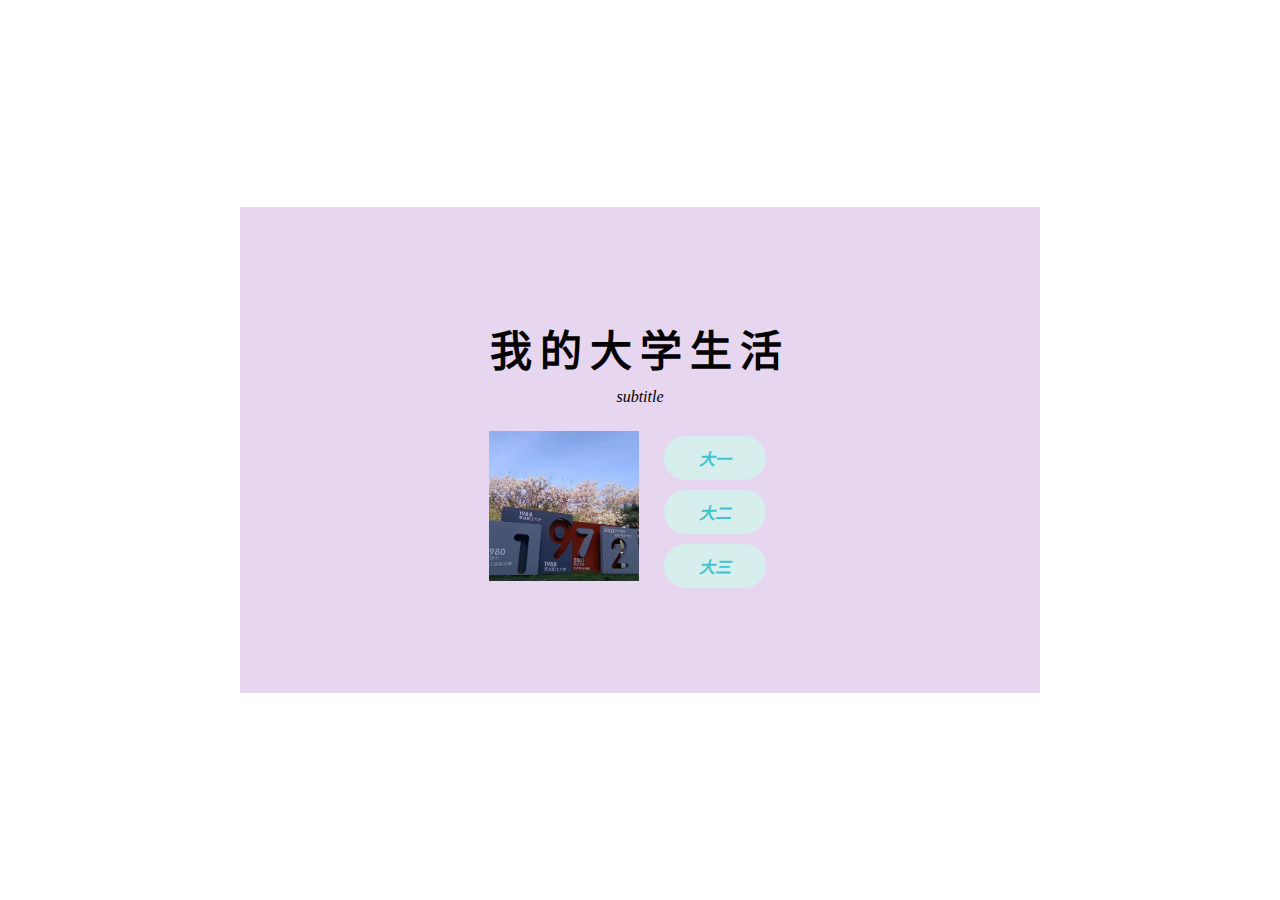
<file: index.html>
<!DOCTYPE html>
<html lang="zh-cn">
<head>
    <meta charset="UTF-8">
    <meta http-equiv="X-UA-Compatible" content="IE=edge">
    <meta name="viewport" content="width=device-width, initial-scale=1.0">
    <link rel="stylesheet" href="css/index.css">
    <title>我的大学生活</title>
</head>
<body>
    <div class="box">
        <h1 class="title">我的大学生活</h1>
        <div class="subtitle">subtitle</div>
        <div class="row">
            <img src="images/hruan.jpg" alt="" class="image">
            <div class="link-list">
                <a href="大一.html" class="link-item">大一</a>
                <a href="大二.html" class="link-item">大二</a>
                <a href="//github.com/colour93" class="link-item">大三</a>
            </div>
        </div>
    </div>
</body>
</html>
</file>
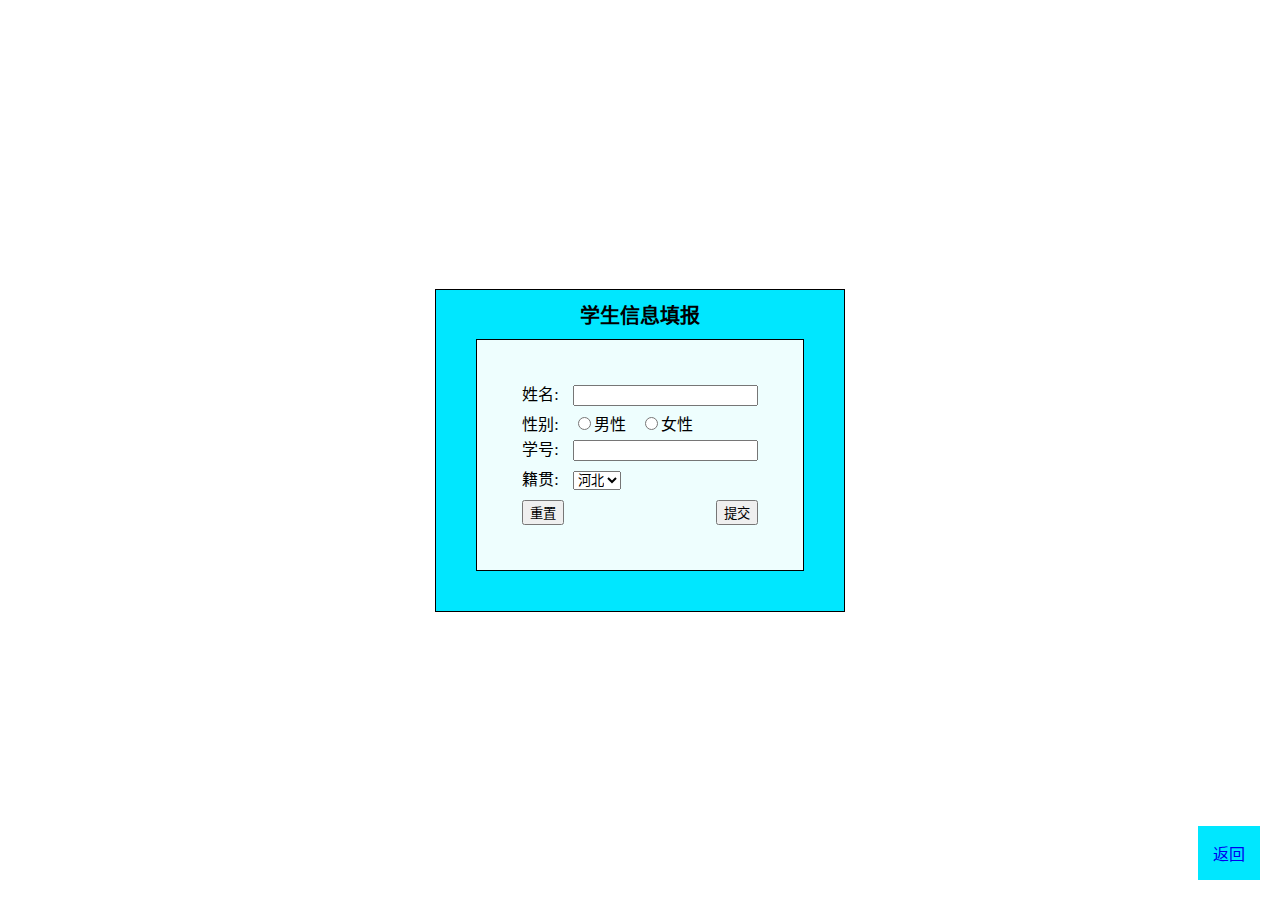
<file: 个人信息填报.html>
<!DOCTYPE html>
<html lang="zh-cn">

<head>
    <meta charset="UTF-8">
    <meta http-equiv="X-UA-Compatible" content="IE=edge">
    <meta name="viewport" content="width=device-width, initial-scale=1.0">
    <title>个人信息填报</title>
    <link rel="stylesheet" href="css/common.css">
    <link rel="stylesheet" href="css/个人信息填报.css">
</head>

<body>
    <a href="大一.html" class="btn-back">返回</a>
    <div class="box">

        <div class="container">

            <div class="title">学生信息填报</div>
            <form class="form">
    
                <label for="name">姓名:</label>
                <input type="text" id="name" name="name" required><br>
    
                <label>性别:</label>
                <label for="male">
                    <input type="radio" id="male" name="gender" value="male">男性
                </label>
                <label for="female">
                    <input type="radio" id="female" name="gender" value="female">女性
                </label><br>
    
                <label for="id">学号:</label>
                <input type="number" id="id" name="id" required><br>
    
                <label for="native">籍贯:</label>
                <select id="native" name="native">
                    <option value="hebei">河北</option>
                    <option value="beijing">北京</option>
                    <option value="tianjin">天津</option>
                </select><br>
    
                <div class="row">
                    <input type="reset" value="重置">
                    <input type="submit" value="提交">
                </div>
            </form>

        </div>
        
    </div>
</body>

</html>
</file>
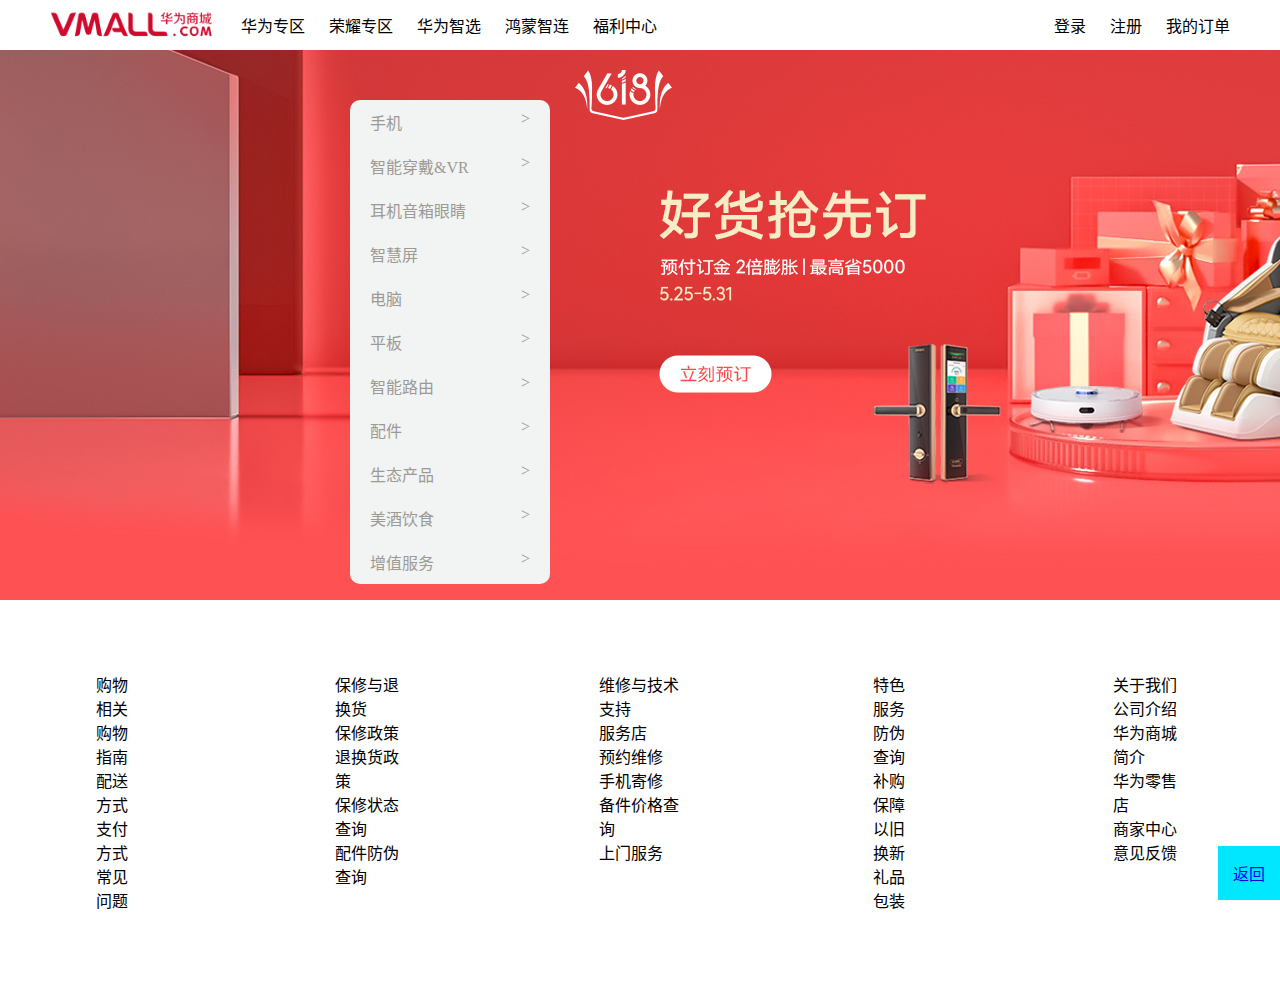
<file: 华为商城.html>
<!DOCTYPE html>
<html lang="zh-cn">

<head>
    <meta charset="UTF-8">
    <meta http-equiv="X-UA-Compatible" content="IE=edge">
    <meta name="viewport" content="width=device-width, initial-scale=1.0">
    <title>华为商城</title>
    <link rel="icon" href="images/favicon.ico">
    <link rel="stylesheet" href="css/common.css">
    <link rel="stylesheet" href="css/华为商城.css">
</head>

<body>

    <div class="header">

        <img src="images/vmall_logo.png" alt="" class="logo">

        <div class="nav">
            <a class="nav-item">华为专区</a>
            <a class="nav-item">荣耀专区</a>
            <a class="nav-item">华为智选</a>
            <a class="nav-item">鸿蒙智连</a>
            <a class="nav-item">福利中心</a>
        </div>

        <div class="account-nav">
            <a class="nav-item">登录</a>
            <a class="nav-item">注册</a>
            <a class="nav-item">我的订单</a>
        </div>

    </div>

    <div class="banner">

            <div class="banner-nav">
                <div class="banner-nav-item">
                    <a>手机</a>
                </div>
                <div class="banner-nav-item">
                    <a>智能穿戴&VR</a>
                </div>
                <div class="banner-nav-item">
                    <a>耳机音箱眼睛</a>
                </div>
                <div class="banner-nav-item">
                    <a>智慧屏</a>
                </div>
                <div class="banner-nav-item">
                    <a>电脑</a>
                </div>
                <div class="banner-nav-item">
                    <a>平板</a>
                </div>
                <div class="banner-nav-item">
                    <a>智能路由</a>
                </div>
                <div class="banner-nav-item">
                    <a>配件</a>
                </div>
                <div class="banner-nav-item">
                    <a>生态产品</a>
                </div>
                <div class="banner-nav-item">
                    <a>美酒饮食</a>
                </div>
                <div class="banner-nav-item">
                    <a>增值服务</a>
                </div>

            </div>

    </div>

    <div class="footer">

        <div class="footer-nav">

            <div class="footer-nav-item">
                <a>购物相关</a>
            </div>
            <div class="footer-nav-item">
                <a>购物指南</a>
            </div>
            <div class="footer-nav-item">
                <a>配送方式</a>
            </div>
            <div class="footer-nav-item">
                <a>支付方式</a>
            </div>
            <div class="footer-nav-item">
                <a>常见问题</a>
            </div>

        </div>

        <div class="footer-nav">

            <div class="footer-nav-item">
                <a>保修与退换货</a>
            </div>
            <div class="footer-nav-item">
                <a>保修政策</a>
            </div>
            <div class="footer-nav-item">
                <a>退换货政策</a>
            </div>
            <div class="footer-nav-item">
                <a>保修状态查询</a>
            </div>
            <div class="footer-nav-item">
                <a>配件防伪查询</a>
            </div>

        </div>

        <div class="footer-nav">

            <div class="footer-nav-item">
                <a>维修与技术支持</a>
            </div>
            <div class="footer-nav-item">
                <a>服务店</a>
            </div>
            <div class="footer-nav-item">
                <a>预约维修</a>
            </div>
            <div class="footer-nav-item">
                <a>手机寄修</a>
            </div>
            <div class="footer-nav-item">
                <a>备件价格查询</a>
            </div>
            <div class="footer-nav-item">
                <a>上门服务</a>
            </div>

        </div>

        <div class="footer-nav">

            <div class="footer-nav-item">
                <a>特色服务</a>
            </div>
            <div class="footer-nav-item">
                <a>防伪查询</a>
            </div>
            <div class="footer-nav-item">
                <a>补购保障</a>
            </div>
            <div class="footer-nav-item">
                <a>以旧换新</a>
            </div>
            <div class="footer-nav-item">
                <a>礼品包装</a>
            </div>

        </div>

        <div class="footer-nav">

            <div class="footer-nav-item">
                <a>关于我们</a>
            </div>
            <div class="footer-nav-item">
                <a>公司介绍</a>
            </div>
            <div class="footer-nav-item">
                <a>华为商城简介</a>
            </div>
            <div class="footer-nav-item">
                <a>华为零售店</a>
            </div>
            <div class="footer-nav-item">
                <a>商家中心</a>
            </div>
            <div class="footer-nav-item">
                <a>意见反馈</a>
            </div>

        </div>

    </div>

    <a href="大一.html" class="btn-back">返回</a>

</body>

</html>
</file>
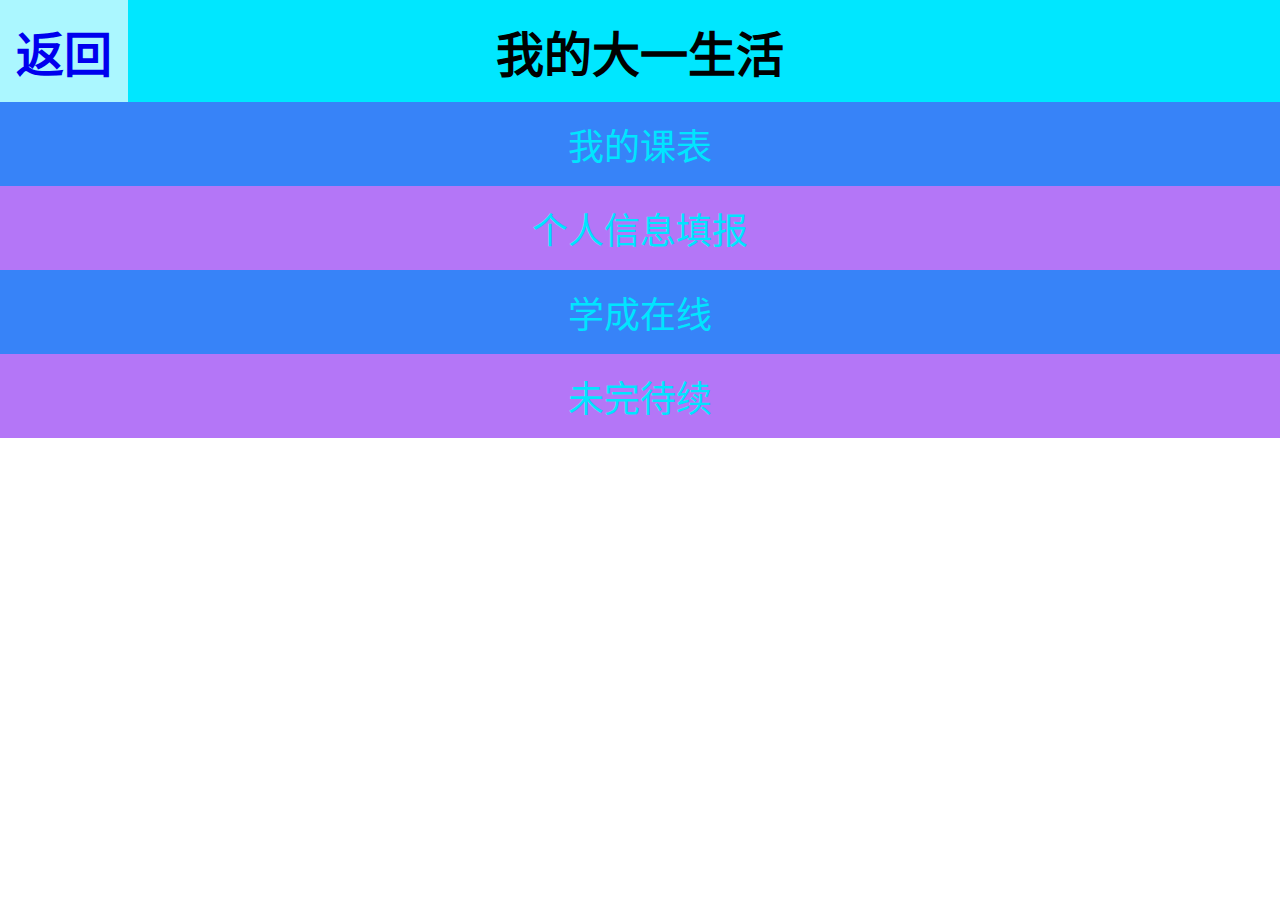
<file: 大一.html>
<!DOCTYPE html>
<html lang="zh-cn">
<head>
    <meta charset="UTF-8">
    <meta http-equiv="X-UA-Compatible" content="IE=edge">
    <meta name="viewport" content="width=device-width, initial-scale=1.0">
    <title>大一</title>
    <link rel="stylesheet" href="css/大一.css">
</head>
<body>
    <a href="index.html" class="btn-back">返回</a>
    <div class="item item-title">我的大一生活</div>
    <a href="我的课表.html" class="item item-sub item-a">我的课表</a>
    <a href="个人信息填报.html" class="item item-sub item-b">个人信息填报</a>
    <a href="学成网.html" class="item item-sub item-a">学成在线</a>
    <a class="item item-sub item-b">未完待续</a>
</body>
</html>
</file>
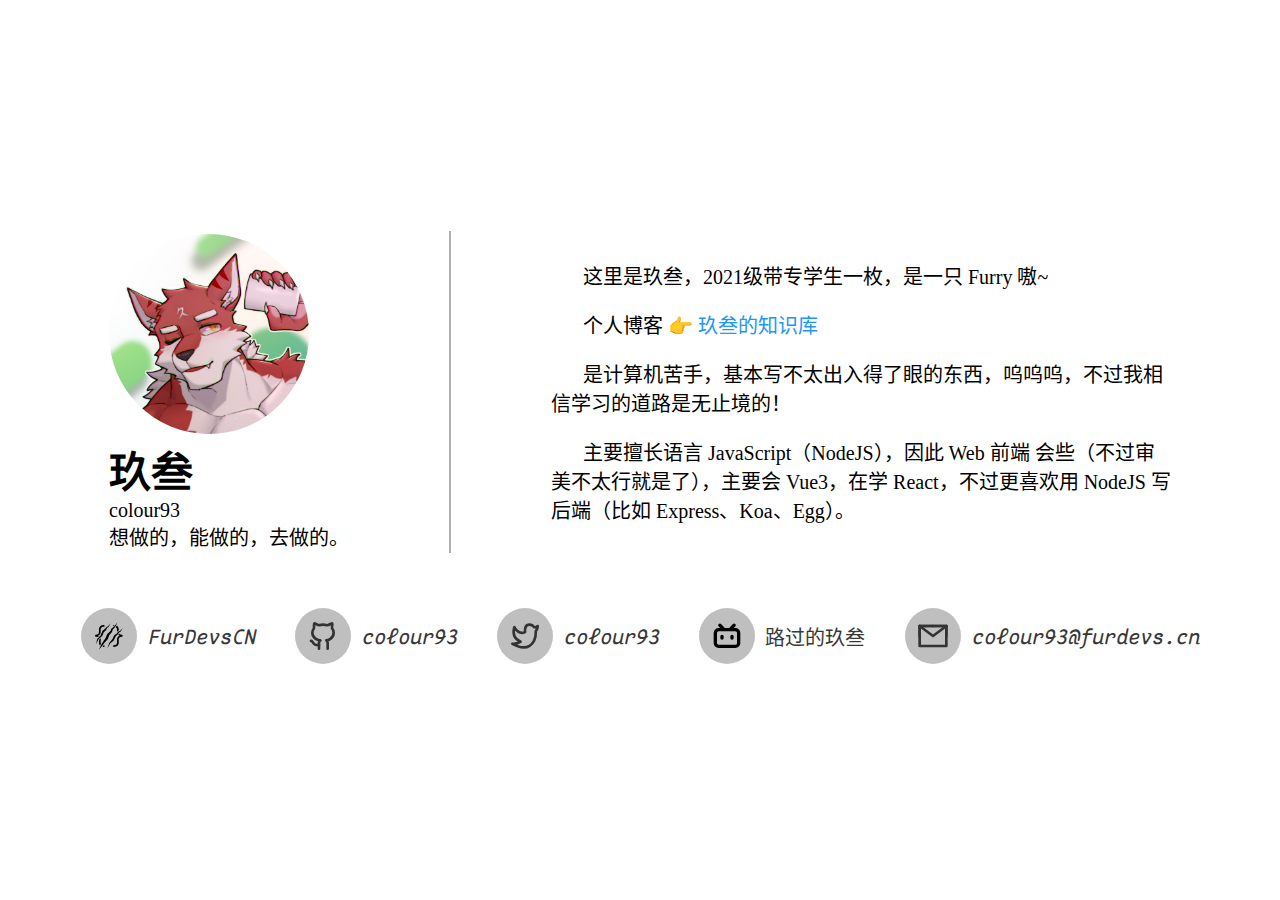
<file: 大二.html>
<!DOCTYPE html>
<html lang="zh-cn">
  <head>
    <meta charset="UTF-8" />
    <link rel="icon" href="/favicon.png" />
    <meta name="viewport" content="width=device-width, initial-scale=1.0" />
    <title>玖叁的个人主页</title>
    <script type="module" crossorigin src="/assets/index.1a525e46.js"></script>
    <link rel="stylesheet" href="/assets/index.f9772b60.css">
  </head>
  <body>
    <div id="app"></div>
    
  </body>
</html>
</file>
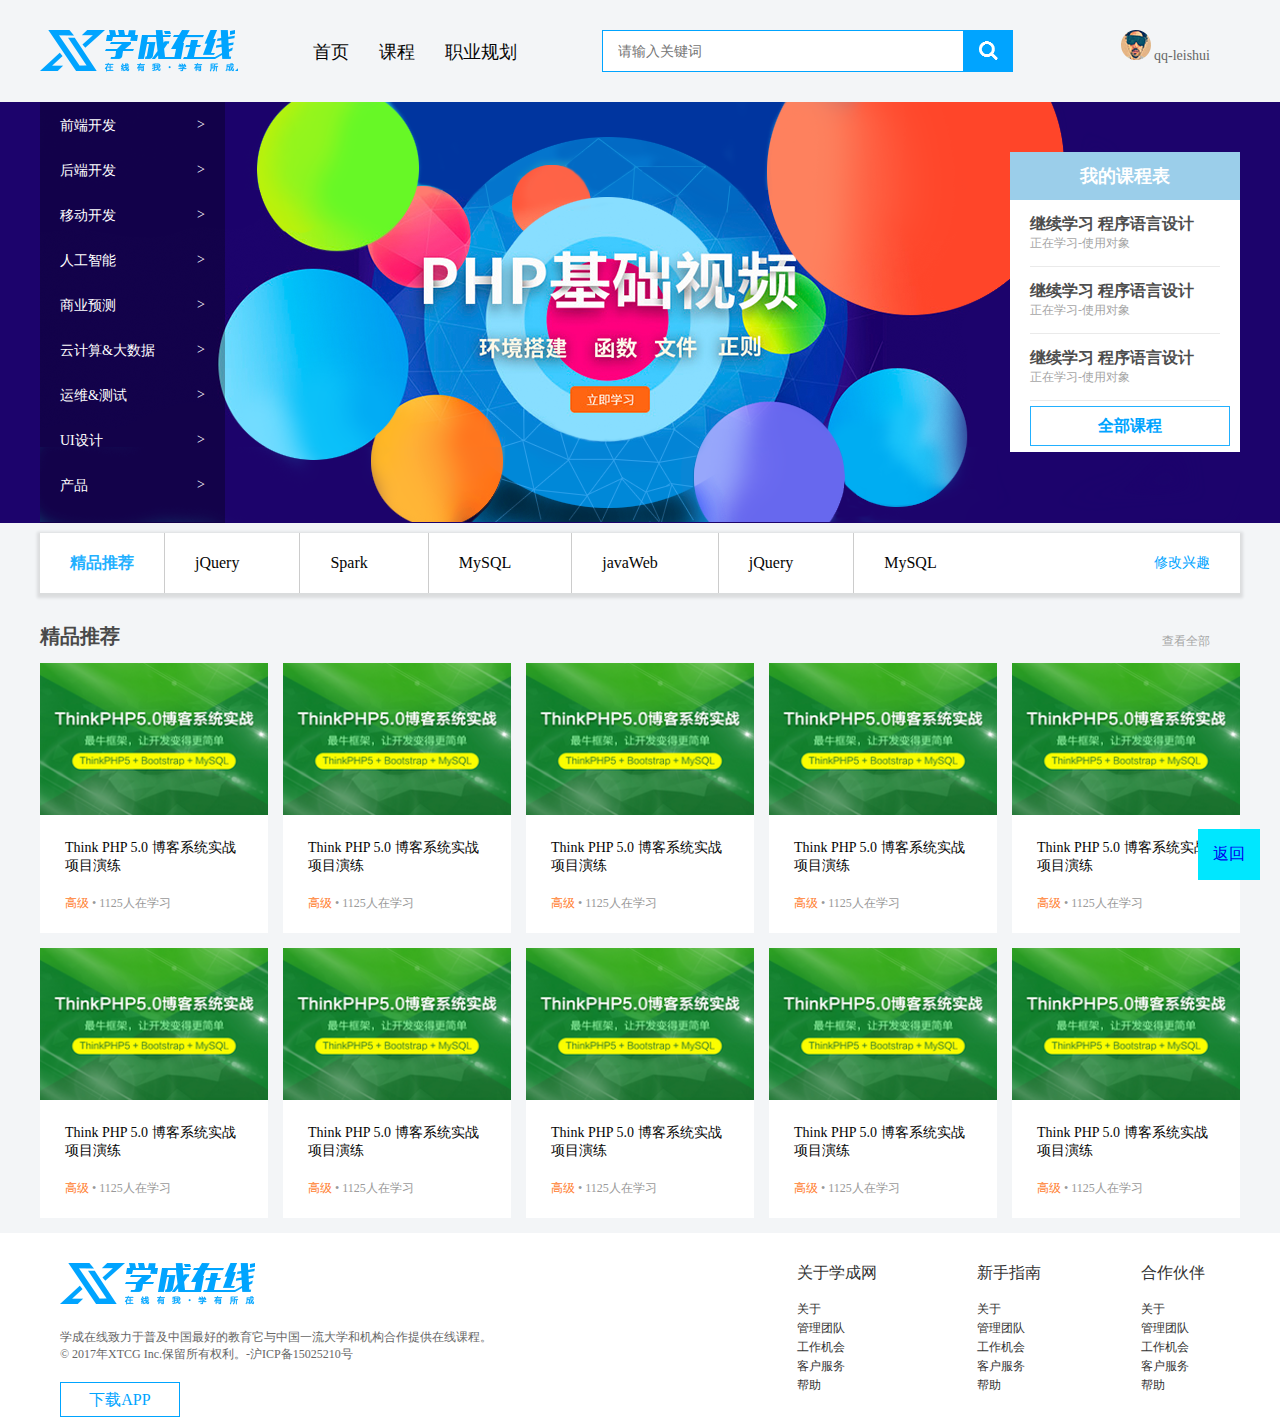
<file: 学成网.html>
<!DOCTYPE html>
<html lang="en">
<head>
    <meta charset="UTF-8">
    <meta http-equiv="X-UA-Compatible" content="IE=edge">
    <meta name="viewport" content="width=device-width, initial-scale=1.0">
    <title>学成在线首页</title>
    <link rel="stylesheet" href="css/common.css">
    <link rel="stylesheet" href="css/学成网.css">
</head>
<body>
    <header class="w header">
        <div class="logo"></div>
        <nav class="nav">
            <ul>
                <li><a href="#">首页</a></li>
                <li><a href="#">课程</a></li>
                <li><a href="#">职业规划</a></li>
            </ul>
        </nav>
        <div class="search">
            <input type="text" placeholder="请输入关键词">
            <button></button>
        </div>
        <div class="user">
            <img src="images/user.png" alt="用户头像">
            qq-leishui
        </div>
    </header>

    <div class="banner">
        <div class="w">
            <div class="subnav">
                <ul>
                    <li><a href="#">前端开发 <span>&gt;</span></a></li>
                    <li><a href="#">后端开发 <span>&gt;</span></a></li>
                    <li><a href="#">移动开发 <span>&gt;</span></a></li>
                    <li><a href="#">人工智能 <span>&gt;</span></a></li>
                    <li><a href="#">商业预测 <span>&gt;</span></a></li>
                    <li><a href="#">云计算&大数据 <span>&gt;</span></a></li>
                    <li><a href="#">运维&测试 <span>&gt;</span></a></li>
                    <li><a href="#">UI设计 <span>&gt;</span></a></li>
                    <li><a href="#">产品 <span>&gt;</span></a></li>
                </ul>
            </div>
            <div class="course">
                <h2>我的课程表</h2>
                <div class="bd">
                    <ul>
                        <li>
                            <h4>继续学习 程序语言设计</h4>
                            <p>正在学习-使用对象</p>
                        </li>
                        <li>
                            <h4>继续学习 程序语言设计</h4>
                            <p>正在学习-使用对象</p>
                        </li>
                        <li>
                            <h4>继续学习 程序语言设计</h4>
                            <p>正在学习-使用对象</p>
                        </li>
                    </ul>
                    <a href="#" class="more">全部课程</a>
                </div>
            </div>
        </div>
    </div>

    <div class="good w">
        <h3>精品推荐</h3>
        <ul>
            <li><a href="#">jQuery</a></li>
            <li><a href="#">Spark</a></li>
            <li><a href="#">MySQL</a></li>
            <li><a href="#">javaWeb</a></li>
            <li><a href="#">jQuery</a></li>
            <li><a href="#">MySQL</a></li>
        </ul>
        <a href="#">修改兴趣</a>
    </div>

    <div class="box w">
        <div class="box-hd">
            <h3>精品推荐</h3>
            <a href="#">查看全部</a>
        </div>
        <div class="box-bd">
            <ul class="clearfix">
                <li>
                    <img src="images/pic.png" alt="图片">
                    <h4>Think PHP 5.0 博客系统实战项目演练</h4>
                    <div class="info">
                        <span>高级</span> • 1125人在学习
                    </div>
                </li>
                <li>
                    <img src="images/pic.png" alt="图片">
                    <h4>Think PHP 5.0 博客系统实战项目演练</h4>
                    <div class="info">
                        <span>高级</span> • 1125人在学习
                    </div>
                </li>
                <li>
                    <img src="images/pic.png" alt="图片">
                    <h4>Think PHP 5.0 博客系统实战项目演练</h4>
                    <div class="info">
                        <span>高级</span> • 1125人在学习
                    </div>
                </li>
                <li>
                    <img src="images/pic.png" alt="图片">
                    <h4>Think PHP 5.0 博客系统实战项目演练</h4>
                    <div class="info">
                        <span>高级</span> • 1125人在学习
                    </div>
                </li>
                <li>
                    <img src="images/pic.png" alt="图片">
                    <h4>Think PHP 5.0 博客系统实战项目演练</h4>
                    <div class="info">
                        <span>高级</span> • 1125人在学习
                    </div>
                </li>
                <li>
                    <img src="images/pic.png" alt="图片">
                    <h4>Think PHP 5.0 博客系统实战项目演练</h4>
                    <div class="info">
                        <span>高级</span> • 1125人在学习
                    </div>
                </li>
                <li>
                    <img src="images/pic.png" alt="图片">
                    <h4>Think PHP 5.0 博客系统实战项目演练</h4>
                    <div class="info">
                        <span>高级</span> • 1125人在学习
                    </div>
                </li>
                <li>
                    <img src="images/pic.png" alt="图片">
                    <h4>Think PHP 5.0 博客系统实战项目演练</h4>
                    <div class="info">
                        <span>高级</span> • 1125人在学习
                    </div>
                </li>
                <li>
                    <img src="images/pic.png" alt="图片">
                    <h4>Think PHP 5.0 博客系统实战项目演练</h4>
                    <div class="info">
                        <span>高级</span> • 1125人在学习
                    </div>
                </li>
                <li>
                    <img src="images/pic.png" alt="图片">
                    <h4>Think PHP 5.0 博客系统实战项目演练</h4>
                    <div class="info">
                        <span>高级</span> • 1125人在学习
                    </div>
                </li>
            </ul>
        </div>
    </div>

    <footer class="footer">
        <div class="w clearfix">
            <div class="copyright">
                <img src="images/logo.png" alt="学成在线">
                <p>学成在线致力于普及中国最好的教育它与中国一流大学和机构合作提供在线课程。<br>
                    © 2017年XTCG Inc.保留所有权利。-沪ICP备15025210号</p>
                <a href="#">下载APP</a>
            </div>
            <div class="links">
                <dl>
                    <dt>合作伙伴</dt>
                    <dd><a href="#">关于</a></dd>
                    <dd><a href="#">管理团队</a></dd>
                    <dd><a href="#">工作机会</a></dd>
                    <dd><a href="#">客户服务</a></dd>
                    <dd><a href="#">帮助</a></dd>
                </dl>
                <dl>
                    <dt>新手指南</dt>
                    <dd><a href="#">关于</a></dd>
                    <dd><a href="#">管理团队</a></dd>
                    <dd><a href="#">工作机会</a></dd>
                    <dd><a href="#">客户服务</a></dd>
                    <dd><a href="#">帮助</a></dd>
                </dl>
                <dl>
                    <dt>关于学成网</dt>
                    <dd><a href="#">关于</a></dd>
                    <dd><a href="#">管理团队</a></dd>
                    <dd><a href="#">工作机会</a></dd>
                    <dd><a href="#">客户服务</a></dd>
                    <dd><a href="#">帮助</a></dd>
                </dl>
            </div>
        </div>
    </footer>

    
    <a href="大一.html" class="btn-back">返回</a>

</body>

</html>
</file>
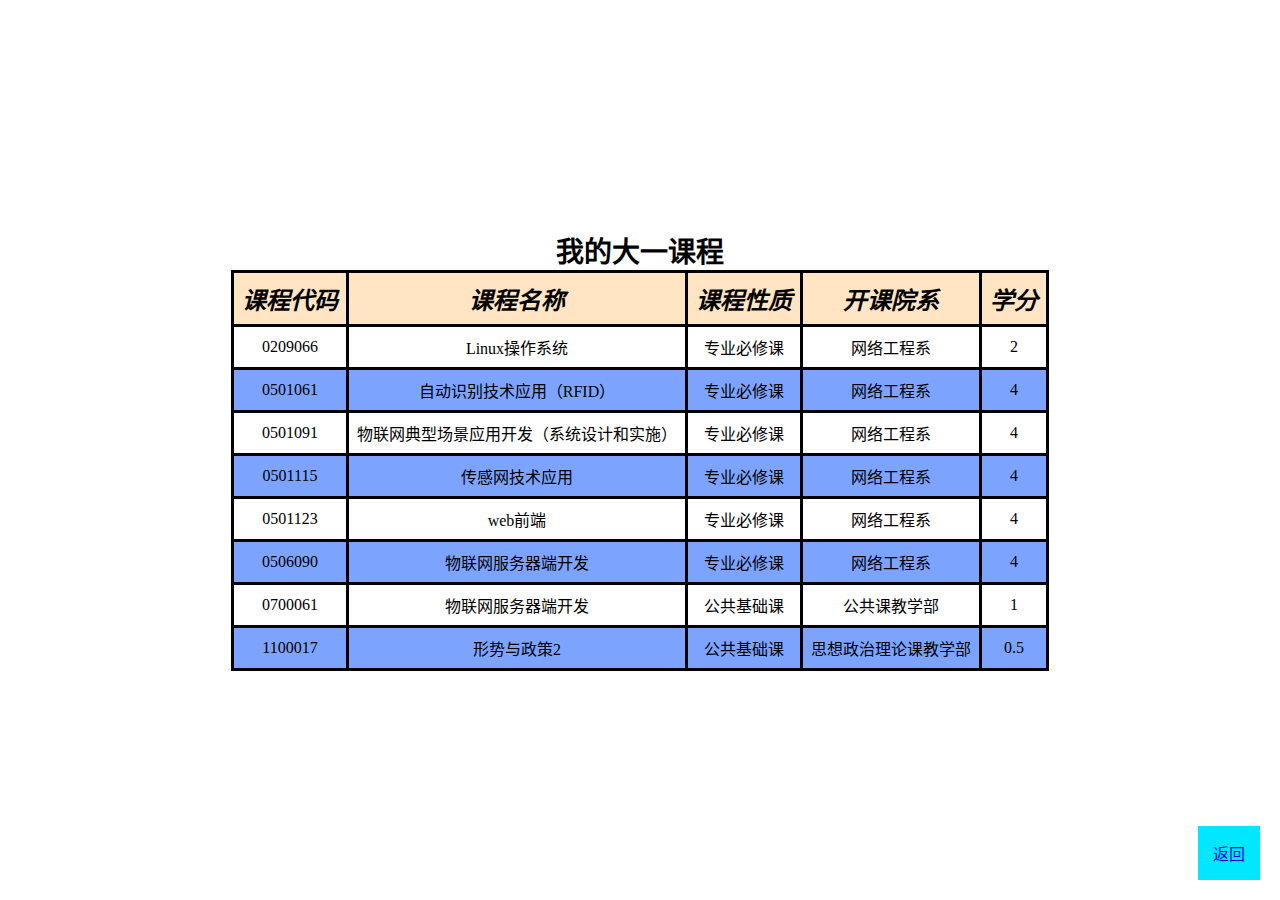
<file: 我的课表.html>
<!DOCTYPE html>
<html lang="zh-cn">

<head>
    <meta charset="UTF-8">
    <meta http-equiv="X-UA-Compatible" content="IE=edge">
    <meta name="viewport" content="width=device-width, initial-scale=1.0">
    <title>我的课表</title>
    <link rel="stylesheet" href="css/common.css">
    <link rel="stylesheet" href="css/我的课表.css">
</head>

<body>
    <a href="大一.html" class="btn-back">返回</a>
    <div class="box">
        <table class="table">
            <caption>我的大一课程</caption>
            <thead>
                <td>课程代码</td>
                <td>课程名称</td>
                <td>课程性质</td>
                <td>开课院系</td>
                <td>学分</td>
            </thead>
            <tr>
                <td>0209066</td>
                <td>Linux操作系统</td>
                <td>专业必修课</td>
                <td>网络工程系</td>
                <td>2</td>
            </tr>
            <tr>
                <td>0501061</td>
                <td>自动识别技术应用（RFID）</td>
                <td>专业必修课</td>
                <td>网络工程系</td>
                <td>4</td>
            </tr>
            <tr>
                <td>0501091</td>
                <td>物联网典型场景应用开发（系统设计和实施）</td>
                <td>专业必修课</td>
                <td>网络工程系</td>
                <td>4</td>
            </tr>
            <tr>
                <td>0501115</td>
                <td>传感网技术应用</td>
                <td>专业必修课</td>
                <td>网络工程系</td>
                <td>4</td>
            </tr>
            <tr>
                <td>0501123</td>
                <td>web前端</td>
                <td>专业必修课</td>
                <td>网络工程系</td>
                <td>4</td>
            </tr>
            <tr>
                <td>0506090</td>
                <td>物联网服务器端开发</td>
                <td>专业必修课</td>
                <td>网络工程系</td>
                <td>4</td>
            </tr>
            <tr>
                <td>0700061</td>
                <td>物联网服务器端开发</td>
                <td>公共基础课</td>
                <td>公共课教学部</td>
                <td>1</td>
            </tr>
            <tr>
                <td>1100017</td>
                <td>形势与政策2</td>
                <td>公共基础课</td>
                <td>思想政治理论课教学部</td>
                <td>0.5</td>
            </tr>
        </table>
    </div>

</body>

</html>
</file>
<file: css/index.css>
body {
    display: flex;
    justify-content: center;
    align-items: center;
    height: 100vh;
    width: 100vw;
    margin: 0;
}

.box {
    background: #e6d6ef;
    display: flex;
    flex-direction: column;
    align-items: center;
    width: 600px;
    padding: 100px;
}

.title {
    margin: 10px;
    font-size: 42px;
    letter-spacing: 8px;
}

.subtitle {
    margin-bottom: 25px;
    font-style: italic;
}

.row {
    display: flex;
}

.image {
    width: 150px;
    height: 150px;
}

.link-list {
    display: flex;
    flex-direction: column;
}

.link-item {
    margin: 5px 25px;
    background: #d6efec;
    color: #43c3d1;
    padding: 10px 35px;
    border-radius: 30px;
    font-style: italic;
    text-decoration: none;
    font-weight: 900;
}

.link-item:hover {
    background: #e4e709;
}
</file>
<file: css/common.css>
body {
    margin: 0;
}

.btn-back {
    position: fixed;
    background: #00e7ff;  
    text-decoration: none;
    padding: 15px;
    right: 20px;
    bottom: 20px;
}

.btn-back:hover {
    background: #75f0d4;   
}
</file>
<file: css/个人信息填报.css>
.box {
    display: flex;
    flex-direction: column;
    justify-content: center;
    align-items: center;
    height: 100vh;
    width: 100vw;
}

.title {
    font-size: 20px;
    font-weight: 900;
    text-align: center;
    margin-bottom: 10px;
}

.container {
    background: #00e7ff;
    border: 1px solid #000;
    padding: 10px 40px 40px 40px;
}

.form {
    border: 1px solid #000;
    background: #eefefe;
    padding: 40px;
}

.form > * {
    margin: 5px;
}

.row {
    display: flex;
    justify-content: space-between;
}
</file>
<file: css/华为商城.css>
body {
    margin: 0;
    display: flex;
    flex-direction: column;
    align-items: center;
}

.header {
    width: 1200px;
    display: flex;
    align-items: center;
}

.logo {
    height: 30px;
    padding: 10px;
}

.nav-item {
    margin: 0 10px;
}

.account-nav {
    margin-left: auto;
}

.banner {
    margin: 0;
    height: 550px;
    width: 100%;
    background: url(../images/19160348022614306191.jpg);
    background-size: cover;
}

.banner-nav {
    position: relative;
    left: 350px;
    top: 50px;
    border-radius: 10px;
    color: #9d9995;
    background: #f1f4f3;
    width: 200px;
}

.banner-nav-item {
    padding: 10px 20px;
    display: flex;
    justify-content: space-between;
}

.banner-nav-item::after {
    content: '>';
}

.footer {
    display: flex;
}

.footer > * {
    margin: 72px 96px;
}

.btn-back {
    right: 0;
    bottom: 0;
}

.btn-back:hover {
    background: #75f0d4;   
}
</file>
<file: css/大一.css>
body {
    margin: 0;
    display: flex;
    flex-direction: column;
    width: 100vw;
}

.btn-back {
    position: fixed;
    text-decoration: none;
    background: #abf7ff;
}

.item {
    font-size: 36px;
    text-align: center;
    padding: 16px;
    text-decoration: none;
    color: #00e5ff;
}

.btn-back, .item-title {
    font-size: 48px;
    font-weight: 900;
    padding: 16px;
} 


.item-title {
    background: #00e7ff;
    color: #000;
}

.item-a {
    background: #3783f8;
}

.item-b {
    background: #b476f7;
}

.item-sub:hover {
    background: #75f0d4;
    color: #000;
    font-weight: 900;
}
</file>
<file: assets/index.f9772b60.css>
:root{--bg: #F1F1F2;--bg-grey: #616161;--link: #2196f3;--link-hover: #1565c0;--text: #000;--text-secondary: #383838}@font-face{font-family:Maple Mono;src:url(/assets/MapleMono-Italic.9527a493.ttf)}@font-face{font-family:\971e\9e5c\6587\6977-Subset;src:url([data-uri])}*{transition:all .3s}body{margin:0;padding:0}p{font-family:\971e\9e5c\6587\6977-Subset,\971e\9e5c\6587\6977;font-size:20px}a{color:var(--link);text-decoration:none;transition:all .3s}a:hover{color:var(--link-hover);font-weight:700}@media screen and (max-width: 768px){p{font-size:18px}}img[data-v-37f62fda]{border-radius:50%;width:100%;height:100%}p[data-v-c0b8cbab]{margin:0}.avatar[data-v-c0b8cbab]{width:200px;height:200px}.nickname[data-v-c0b8cbab]{font-size:42px;font-weight:700}@media screen and (max-width: 768px){.box[data-v-c0b8cbab]{display:flex;align-items:center}.avatar[data-v-c0b8cbab]{width:96px;height:96px;margin-right:10px}}.box[data-v-5d9c77a7]{display:flex;align-items:center}.box>*[data-v-5d9c77a7]{margin:5px}p[data-v-5d9c77a7]{font-family:Maple Mono,\971e\9e5c\6587\6977-Subset,\971e\9e5c\6587\6977}a[data-v-5d9c77a7]{color:var(--text-secondary)}.icon-box[data-v-5d9c77a7]{border-radius:50%;height:56px;width:56px;background:rgba(0,0,0,.25);backdrop-filter:blur(4px)}.icon[data-v-5d9c77a7]{width:100%;height:100%;background-size:32px 32px;background-repeat:no-repeat;background-position:center center}@media screen and (max-width: 768px){p[data-v-5d9c77a7]{font-size:14px}.icon-box[data-v-5d9c77a7]{height:36px;width:36px}.icon[data-v-5d9c77a7]{background-size:24px}}.icon-github[data-v-5d9c77a7]{background-image:url(/assets/github.985e20d6.svg)}.icon-bilibili[data-v-5d9c77a7]{background-image:url(/assets/bilibili.ecad07b2.svg)}.icon-furdevscn[data-v-5d9c77a7]{background-image:url(/assets/furdevscn.1967513a.svg)}.icon-mail[data-v-5d9c77a7]{background-image:url(/assets/mail.6481f0a0.svg)}.icon-twitter[data-v-5d9c77a7]{background-image:url(/assets/twitter.fddb08db.svg)}.content[data-v-ea2e4b8d]{display:flex;flex-direction:column;justify-content:center;align-items:center;min-height:100vh;widows:100vw;padding:0 40px}.content>*[data-v-ea2e4b8d]{margin:25px 0}.info[data-v-ea2e4b8d]{display:flex;align-items:center}.devide[data-v-ea2e4b8d]{margin:0 100px}.intro[data-v-ea2e4b8d]{max-width:620px;text-indent:2em}.badge[data-v-ea2e4b8d]{display:flex;flex-wrap:wrap;justify-content:center}.badge>*[data-v-ea2e4b8d]{margin:0 15px}@media screen and (max-width: 768px){.content[data-v-ea2e4b8d]{padding:0 25px}.info[data-v-ea2e4b8d]{flex-direction:column}.intro[data-v-ea2e4b8d]{margin-top:50px}.devide[data-v-ea2e4b8d]{display:none}}
</file>
<file: css/学成网.css>
* {
    padding: 0;
    margin: 0;
}
body {
    background-color: #f3f5f7;
}
.w {
    width: 1200px;
    margin: 0 auto;
}
li {
    list-style: none;
}
a {
    text-decoration: none;
}
.clearfix:before,.clearfix:after {
    content:"";
    display:table; 
  }
  .clearfix:after {
    clear:both;
  }
  .clearfix {
     *zoom:1;
  }  
 
/* 头部开始了 */
.header {
    height: 42px;
    margin: 30px auto;
}
/* logo部分 */
.header .logo {
    float: left;
    width: 198px;
    height: 42px;
    background-image: url(../../images/logo.png);
}
/* 导航栏部分 */
.nav {
    float: left;
    margin-left: 60px;
}
.nav ul li {
    float: left;
    margin: 10px 15px ;
}
.nav ul li a{
    font-size: 18px;
    color: #050505;   
}
.nav ul li a:hover {
    border-bottom: 2px solid #00a4ff;
    color: #00a4ff;
}
/* 搜索框部分 */
.search {
    float: left;
    width: 412px;
    height: 42px; 
    margin-left: 70px;
}
.search input {
    float: left;
    width: 345px;
    height: 40px;
    border: 1px solid #00a4ff;
    border-right: 0;
    color: #bfbfbf;
    font-size: 14px;
    padding-left: 15px;
}
.search button {
    float: left;
    width: 50px;
    height: 42px;
    border: 0;
    background-image: url(../../images/btn.png);
}
/* 用户部分 */
.user {
    float: right;
    line-height: 42px;
    margin-right: 30px;
    font-size: 14px;
    color: #666;
}
/*  头部结束了 */
/* 开始banner */
.banner {
    height: 421px;
    background-color: #1c036c;
}
.banner .w {
    height: 421px;
    background: url(../../images/banner2.png) no-repeat top center;
}
.subnav{
    float: left;
    width: 185px;
    height: 421px;
    background: rgba(0,0,0, 0.3);
}
.subnav ul li {
    height: 45px;
    line-height: 45px;
    padding: 0 20px;
}
.subnav ul li a{
    font-size: 14px;
    color: #fff;
}
.subnav ul li span {
    float: right;
}
.subnav ul li a:hover {
    color: #00b4ff;
}
.course {
    float: right;
    width: 230px;
    height: 300px;
    margin-top: 50px;
    background-color:#fff;
}
.course h2 {
    height: 48px;
    background-color: #9bceea;
    text-align: center;
    line-height: 48px;
    font-size: 18px;
    color: #fff;
}
.course .bd {
    padding: 0 20px;
}
.course ul li {
    padding: 14px 0;
    border-bottom: 1px solid #eaeaea;
}
.course ul li h4 {
    font-size: 16px;
    color: #4e4e4e;
}
.course ul li p{
    font-size: 12px;
    color: #a5a5a5;
}
.bd .more {
    display: block;
    width: 198px;
    height: 38px;
    border: 1px solid #22b0ff;
    margin-top: 5px;
    text-align: center;
    line-height: 38px;
    color: #00a4ff;
    font-size: 16px;
    font-weight: 700;
}
/* banner结束 */
/* 开始精品推荐 */
.good {
    height: 60px;
    margin-top: 10px;
    box-shadow: 0 2px 3px 3px rgba(0,0,0, 0.1);
    line-height: 60px;
    background-color: #fff;
}
.good h3{
    float: left;
    margin-left: 30px;
    font-size: 16px;
    color: #22b0ff;
}
.good ul {
    float: left;
    margin-left: 30px;
}
.good ul li {
    float: left;
}
.good ul li a {
    padding: 0 30px;
    font-size: 16px;
    color: #050505;
    border-left: 1px solid #ccc;
}
.good a{
    float: right;
    margin-right: 30px;
    font-size: 14px;
    color: #00a4ff;
}
/* 精品推荐结束 */
/* box核心内容区域开始 */
.box {
    margin-top: 30px;
}
.box .box-hd {
    height: 40px;
}
.box-hd h3 {
    float: left;
    font-size: 20px;
    color: #494949;
}
.box-hd a {
    float: right;
    margin-right: 30px;
    margin-top: 10px;
    font-size: 12px;
    color: #a5a5a5;
}

.box-bd ul{
    width: 1225px;
}

.box-bd ul li {
    float: left;
    width: 228px;
    height: 270px;
    background-color: #fff;
    margin: 0px 15px 15px 0px;
}
.box-bd ul li img {
    width: 100%;
}
.box-bd ul li h4 {
    margin: 20px 20px 20px 25px;
    font-size: 14px;
    color: #050505;
    font-weight: 400;
}
.box-bd .info {
    margin: 0 20px 0 25px;
    font-size: 12px;
    color: #999;
}
.box-bd .info span {
    color: #ff7c2d;
}
/* box核心内容区域结束 */
/* footer开始 */
.footer {
    background-color: #fff;
}
.copyright {
    float: left;
    padding-left: 20px;
    padding-top: 30px;
}
.copyright p {
    margin-top: 20px;
    font-size: 12px;
    color: #666666;
}
.copyright a {
    display: block;
    width: 118px;
    height: 33px;
    text-align: center;
    line-height: 33px;
    margin-top: 19px;
    border: 1px solid #00a4ff;
    color: #00a4ff;
}
.footer .links {
    float: right;
    padding-top: 30px;
    padding-right: 35px;
}
.links dl {
    float: right;
    margin-left: 100px;
}
.links dl dt {
    margin-bottom: 15px;
    font-size: 16px;
    color: #333333;
}
.links dl dd a{
    font-size: 12px;
    color: #333333;
}
/* footer结束 */
</file>
<file: css/我的课表.css>
body {
    margin: 0;
}

.box {
    display: flex;
    justify-content: center;
    align-items: center;
    height: 100vh;
    width: 100vw;
}

.table {
    text-align: center;
    border-collapse: collapse;
}

.table * {
    border: solid 3px #000;
}

.table caption {
    border: none;
    font-size: 28px;
    font-weight: 900;
}

.table tr:nth-child(even) {
    background: #7ca4ff;
}

.table thead {
    background: #ffe5c3;
    font-weight: 900;
    font-style: italic;
    font-size: 24px;
}

.table td {
    padding: 8px;
}

.table tr:hover {
    background: #ff884b;
    font-weight: 900;
}
</file>
